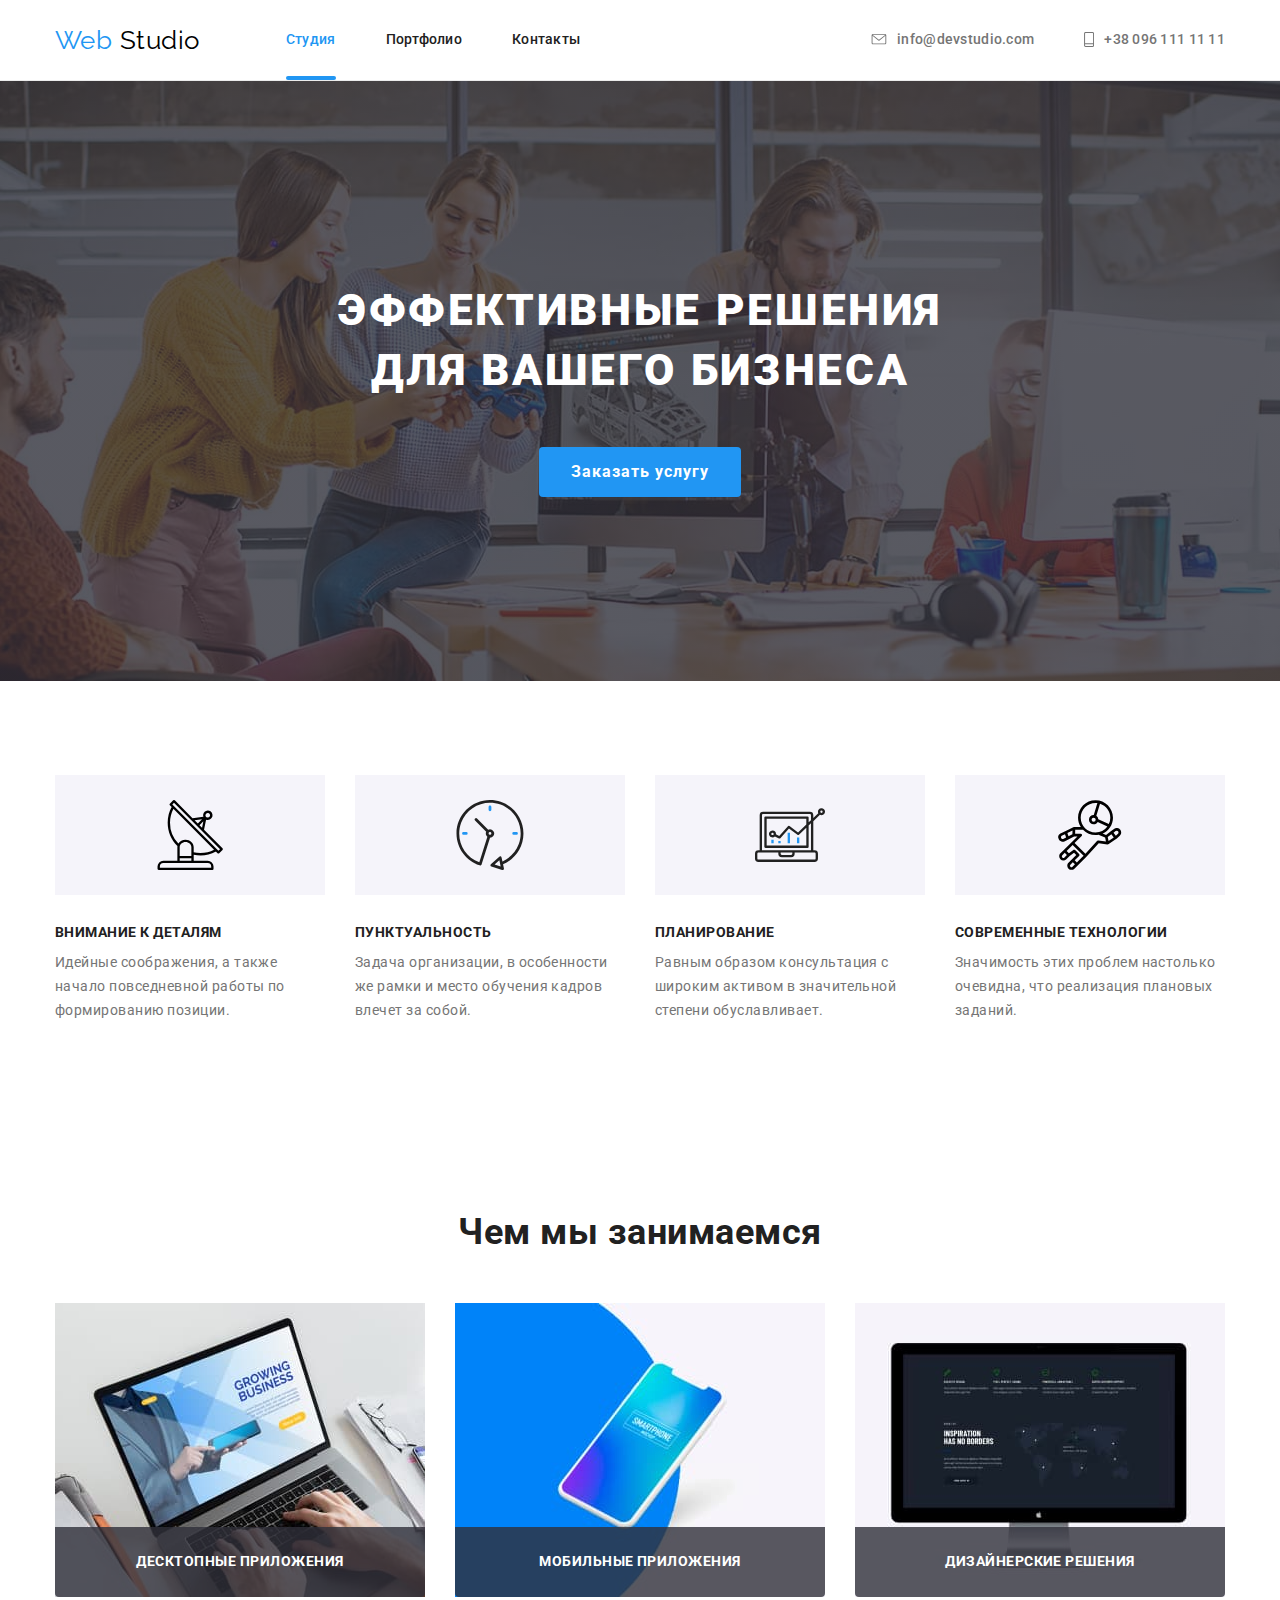
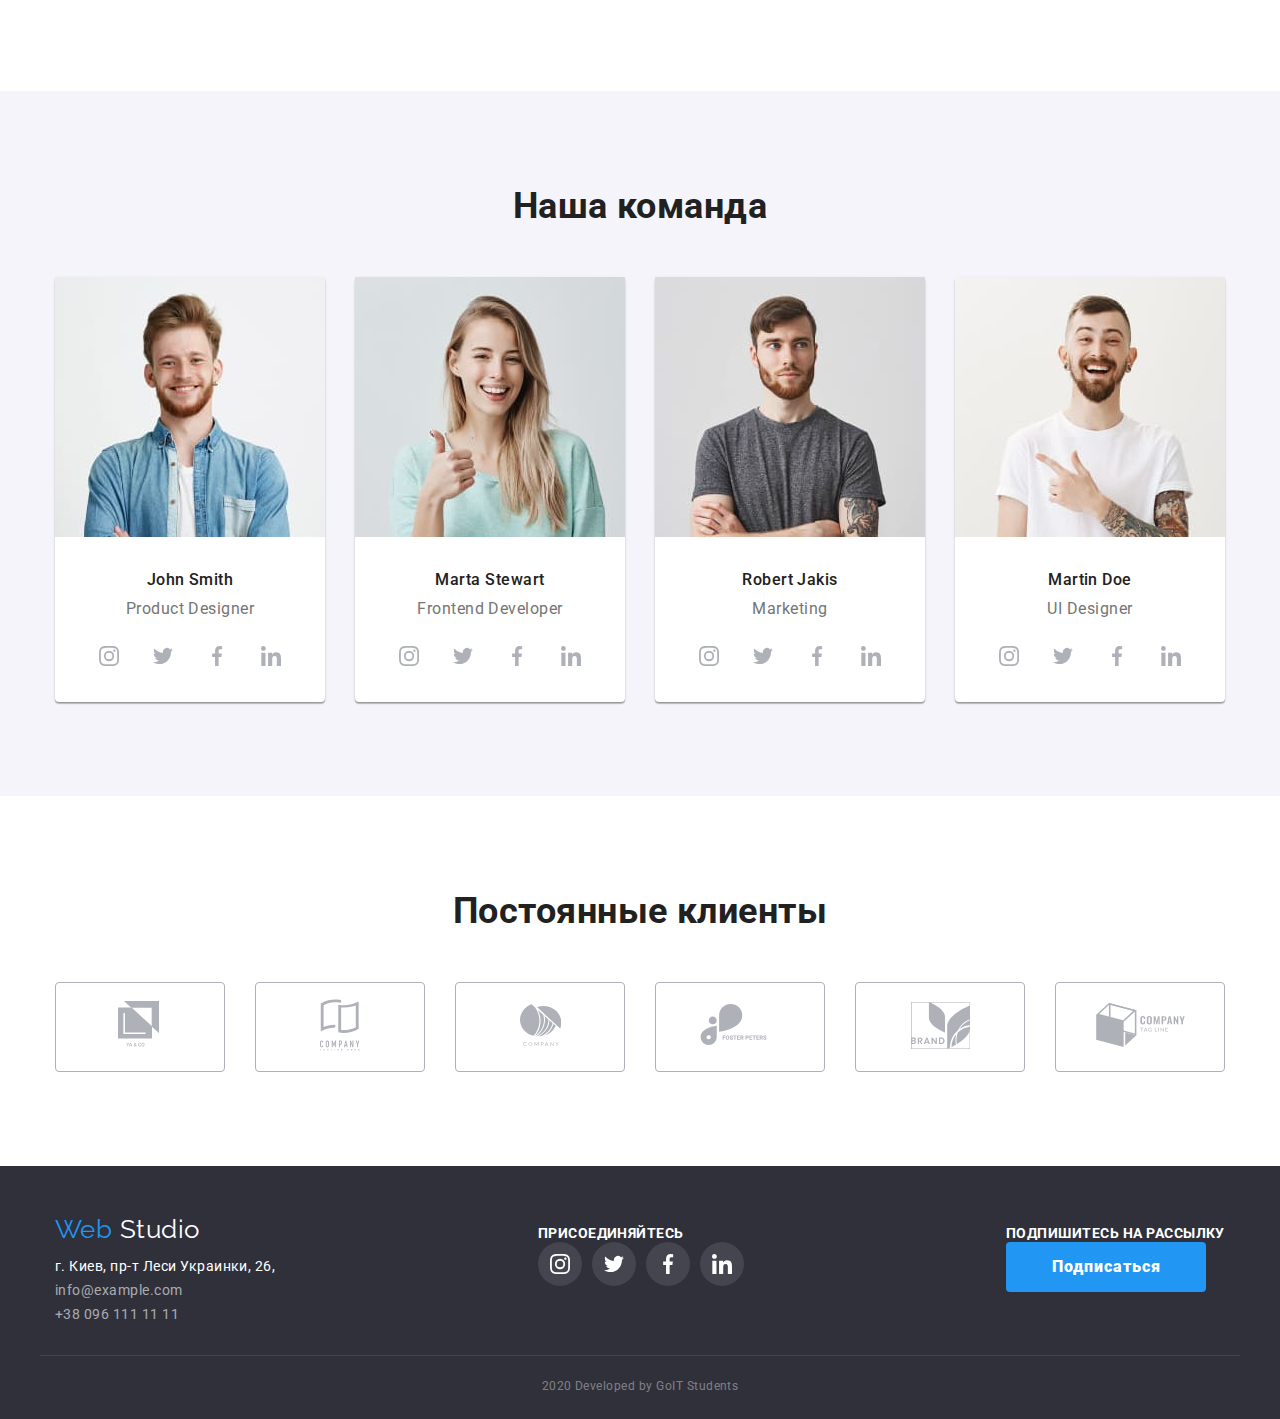
<file: index.html>
<!DOCTYPE html>
<html lang="ru">
  <head>
    <meta charset="UTF-8" />
    <meta name="viewport" content="width=device-width, initial-scale=1.0" />
    <title>Document</title>
    <link
      href="https://fonts.googleapis.com/css2?family=Raleway:wght@700&family=Roboto:wght@400;500;700&display=swap"
      rel="stylesheet"
    />
    <link
      rel="stylesheet"
      href="https://cdnjs.cloudflare.com/ajax/libs/modern-normalize/0.6.0/modern-normalize.min.css"
    />
    <link rel="stylesheet" href="./css/styles.css" />
  </head>

  <body class="page">
    <!--Шапка сайта-->
    <header class="page-header">
      <div class="header container">
        <nav class="nav-conteiner">
          <a href="index.html" lang="en" class="logo"
            >Web <span class="accent">Studio</span></a
          >

          <ul class="site-nav">
            <li class="item">
              <a href="./index.html" class="link current">Студия</a>
            </li>
            <li class="item">
              <a href="./portfolio.html" class="link">Портфолио</a>
            </li>
            <li class="item"><a href="" class="link">Контакты</a></li>
          </ul>
        </nav>

        <address class="address">
          <a href="mailto:info@devstudio.com" class="item">
            <svg class="mail-icon">
              <use href="./img/sprite.svg#Mail"></use>
            </svg>
            info@devstudio.com</a
          >
          <a href="tel:+380961111111" class="item">
            <svg class="tel-icon">
              <use href="./img/sprite.svg#Tel"></use>
            </svg>
            +38 096 111 11 11</a
          >
        </address>
      </div>
    </header>

    <main>
      <!--Герой-->
      <section class="hero">
        <div class="overley">
          <h1 class="hero-title">эффективные решения для вашего бизнеса</h1>
          <div class="hero-item">
            <a href="" class="hero-button">Заказать услугу</a>
          </div>
      </section>

      <!--Функции-->
      <div class="feature container">
        <section class="section">
          <h2 class="is-hidden">Функции</h2>

          <ul class="feature-list">
            <li class="list">
              <div class="background-icon">
                <svg width="70" height="70">
                  <use href="./img/sprite.svg#--"></use>
                </svg>
              </div>
              <h3 class="title">Внимание к деталям</h3>
              <p class="text">
                Идейные соображения, а также начало повседневной работы по
                формированию позиции.
              </p>
            </li>

            <li class="list">
              <div class="background-icon">
                <svg width="70" height="70">
                  <use href="./img/sprite.svg#1"></use>
                </svg>
              </div>
              <h3 class="title">Пунктуальность</h3>
              <p class="text">
                Задача организации, в особенности же рамки и место обучения
                кадров влечет за собой.
              </p>
            </li>

            <li class="list">
              <div class="background-icon">
                <svg width="70" height="70">
                  <use href="./img/sprite.svg#untitled"></use>
                </svg>
              </div>
              <h3 class="title">Планирование</h3>
              <p class="text">
                Равным образом консультация с широким активом в значительной
                степени обуславливает.
              </p>
            </li>

            <li class="list">
              <div class="background-icon">
                <svg width="70" height="70">
                  <use href="./img/sprite.svg#-"></use>
                </svg>
              </div>
              <h3 class="title">Современные технологии</h3>
              <p class="text">
                Значимость этих проблем настолько очевидна, что реализация
                плановых заданий.
              </p>
            </li>
          </ul>
        </section>
      </div>

      <!--Чем мы занимаемся-->
      <div class="container">
        <section class="section">
          <h2 class="section-title">Чем мы занимаемся</h2>

          <ul class="product">
            <li>
              <figure class="figure">
                <img
                  src="./img/Growing-Business.jpg"
                  alt="Десктопные приложения" class="product_img"
                />
                <figcaption class="product-list">
                  Десктопные приложения
                </figcaption>
              </figure>
            </li>

            <li>
              <figure class="figure">
                <img
                  src="./img/Mobile-applications.jpg"
                  alt="Мобильные приложения" class="product_img"
                />
                <figcaption class="product-list">
                  Мобильные приложения
                </figcaption>
              </figure>
            </li>

            <li>
              <figure class="figure">
                <img
                  src="./img/Design-solutions.jpg"
                  alt="Дизайнерские решения" class="product_img"
                />
                <figcaption class="product-list">
                  Дизайнерские решения
                </figcaption>
              </figure>
            </li>
          </ul>
        </section>
      </div>

      <!--Наша команда-->
      <section class="section team">
        <h2 class="section-title">Наша команда</h2>
        <ul lang="en" class="team-list container">
          <li class="team-list-container">
            <img src="./img/John-Smith.jpg" alt="John Smith" />
            <h3 class="title">John Smith</h3>
            <p class="job-title">Product Designer</p>
            <ul class="social-links">
              <li class="social-links_list">
                <a
                  href=""
                  aria-label="Instagram link"
                  class="social-links_item"
                >
                  <svg class="social-links_icon">
                    <use href="./img/sprite.svg#instagram"></use>
                  </svg>
                </a>
              </li>
              <li class="social-links_list">
                <a href="" aria-label="Twitter link" class="social-links_item">
                  <svg class="social-links_icon">
                    <use href="./img/sprite.svg#twitter"></use>
                  </svg>
                </a>
              </li>
              <li class="social-links_list">
                <a href="" aria-label="Facebook link" class="social-links_item">
                  <svg class="social-links_icon">
                    <use href="./img/sprite.svg#facebook"></use>
                  </svg>
                </a>
              </li>
              <li class="social-links_list">
                <a href="" aria-label="LinkedIn link" class="social-links_item">
                  <svg class="social-links_icon">
                    <use href="./img/sprite.svg#linkedin"></use>
                  </svg>
                </a>
              </li>
            </ul>
          </li>

          <li class="team-list-container">
            <img src="./img/Marta-Stewart.jpg" alt="Marta Stewart" />
            <h3 class="title">Marta Stewart</h3>
            <p class="job-title">Frontend Developer</p>
            <ul class="social-links">
              <li class="social-links_list">
                <a
                  href=""
                  aria-label="Instagram link"
                  class="social-links_item"
                >
                  <svg class="social-links_icon">
                    <use href="./img/sprite.svg#instagram"></use>
                  </svg>
                </a>
              </li>
              <li class="social-links_list">
                <a href="" aria-label="Twitter link" class="social-links_item">
                  <svg class="social-links_icon">
                    <use href="./img/sprite.svg#twitter"></use>
                  </svg>
                </a>
              </li>
              <li class="social-links_list">
                <a href="" aria-label="Facebook link" class="social-links_item">
                  <svg class="social-links_icon">
                    <use href="./img/sprite.svg#facebook"></use>
                  </svg>
                </a>
              </li>
              <li class="social-links_list">
                <a href="" aria-label="LinkedIn link" class="social-links_item">
                  <svg class="social-links_icon">
                    <use href="./img/sprite.svg#linkedin"></use>
                  </svg>
                </a>
              </li>
            </ul>
          </li>

          <li class="team-list-container">
            <img src="./img/Robert-Jakis.jpg" alt="Robert Jakis" />
            <h3 class="title">Robert Jakis</h3>
            <p class="job-title">Marketing</p>
            <ul class="social-links">
              <li class="social-links_list">
                <a
                  href=""
                  aria-label="Instagram link"
                  class="social-links_item"
                >
                  <svg class="social-links_icon">
                    <use href="./img/sprite.svg#instagram"></use>
                  </svg>
                </a>
              </li>
              <li class="social-links_list">
                <a href="" aria-label="Twitter link" class="social-links_item">
                  <svg class="social-links_icon">
                    <use href="./img/sprite.svg#twitter"></use>
                  </svg>
                </a>
              </li>
              <li class="social-links_list">
                <a href="" aria-label="Facebook link" class="social-links_item">
                  <svg class="social-links_icon">
                    <use href="./img/sprite.svg#facebook"></use>
                  </svg>
                </a>
              </li>
              <li class="social-links_list">
                <a href="" aria-label="LinkedIn link" class="social-links_item">
                  <svg class="social-links_icon">
                    <use href="./img/sprite.svg#linkedin"></use>
                  </svg>
                </a>
              </li>
            </ul>
          </li>

          <li class="team-list-container">
            <img src="./img/Martin-Doe.jpg" alt="Martin Doe" />
            <h3 class="title">Martin Doe</h3>
            <p class="job-title">UI Designer</p>
            <ul class="social-links">
              <li class="social-links_list">
                <a
                  href=""
                  aria-label="Instagram link"
                  class="social-links_item"
                >
                  <svg class="social-links_icon">
                    <use href="./img/sprite.svg#instagram"></use>
                  </svg>
                </a>
              </li>
              <li class="social-links_list">
                <a href="" aria-label="Twitter link" class="social-links_item">
                  <svg class="social-links_icon">
                    <use href="./img/sprite.svg#twitter"></use>
                  </svg>
                </a>
              </li>
              <li class="social-links_list">
                <a href="" aria-label="Facebook link" class="social-links_item">
                  <svg class="social-links_icon">
                    <use href="./img/sprite.svg#facebook"></use>
                  </svg>
                </a>
              </li>
              <li class="social-links_list">
                <a href="" aria-label="LinkedIn link" class="social-links_item">
                  <svg class="social-links_icon">
                    <use href="./img/sprite.svg#linkedin"></use>
                  </svg>
                </a>
              </li>
            </ul>
          </li>
        </ul>
      </section>

      <!--Постоянные клиенты-->
      <div class="container">
        <section class="section">
          <h2 class="section-title">Постоянные клиенты</h2>

          <ul class="list-clients">
            <li class="item">
              <a class="logo-items">
                <svg class="clients-logo1">
                  <use href="./img/sprite.svg#logo-1"></use>
                </svg>
              </a>
            </li>
            <li class="item">
              <a class="logo-items">
                <svg class="clients-logo2">
                  <use href="./img/sprite.svg#logo-2"></use>
                </svg>
              </a>
            </li>
            <li class="item">
              <a class="logo-items">
                <svg class="clients-logo3">
                  <use href="./img/sprite.svg#logo-3"></use>
                </svg>
              </a>
            </li>
            <li class="item">
              <a class="logo-items">
                <svg class="clients-logo4">
                  <use href="./img/sprite.svg#logo-4"></use>
                </svg>
              </a>
            </li>
            <li class="item">
              <a class="logo-items">
                <svg class="clients-logo5">
                  <use href="./img/sprite.svg#logo-5"></use>
                </svg>
              </a>
            </li>
            <li class="item">
              <a class="logo-items">
                <svg class="clients-logo6">
                  <use href="./img/sprite.svg#logo-6"></use>
                </svg>
              </a>
            </li>
          </ul>
        </section>
      </div>
    </main>

    <!--Футер-->
    <footer class="footer">
      <div class="container">
        <div class="address-list">
          <a class="logo">Web <span class="logo-footer">Studio</span></a>
          <address class="address-footer">
            <a class="contact">г. Киев, пр-т Леси Украинки, 26, </a><br />
            <a href="mailto:info@example.com" class="info">info@example.com</a
            ><br />
            <a href="tel:+380961111111" class="info">+38 096 111 11 11</a>
          </address>
        </div>

        <div class="action-social-links">
          <p class="action">Присоединяйтесь</p>
          <ul class="social-links">
            <li class="social-links_list">
              <a
                href=""
                aria-label="Cсылка на Instagram"
                class="social-links-footer"
              >
                <svg class="social-links_icon">
                  <use href="./img/sprite.svg#instagram"></use>
                </svg>
              </a>
            </li>
            <li class="social-links_list">
              <a
                href=""
                aria-label="Cсылка на Twitter"
                class="social-links-footer"
              >
                <svg class="social-links_icon">
                  <use href="./img/sprite.svg#twitter"></use>
                </svg>
              </a>
            </li>
            <li class="social-links_list">
              <a
                href=""
                aria-label="Cсылка на Facebook"
                class="social-links-footer"
              >
                <svg class="social-links_icon">
                  <use href="./img/sprite.svg#facebook"></use>
                </svg>
              </a>
            </li>
            <li class="social-links_list">
              <a
                href=""
                aria-label="Cсылка на LinkedIn"
                class="social-links-footer"
              >
                <svg class="social-links_icon">
                  <use href="./img/sprite.svg#linkedin"></use>
                </svg>
              </a>
            </li>
          </ul>
        </div>

        <div class="action-studio-button">
          <p class="action">Подпишитесь на рассылку</p>
          <a href="" class="studio-button">Подписаться</a>
        </div>
      </div>

      <p class="copyright">2020 Developed by GoIT Students</p>
    </footer>
  </body>
</html>
</file>
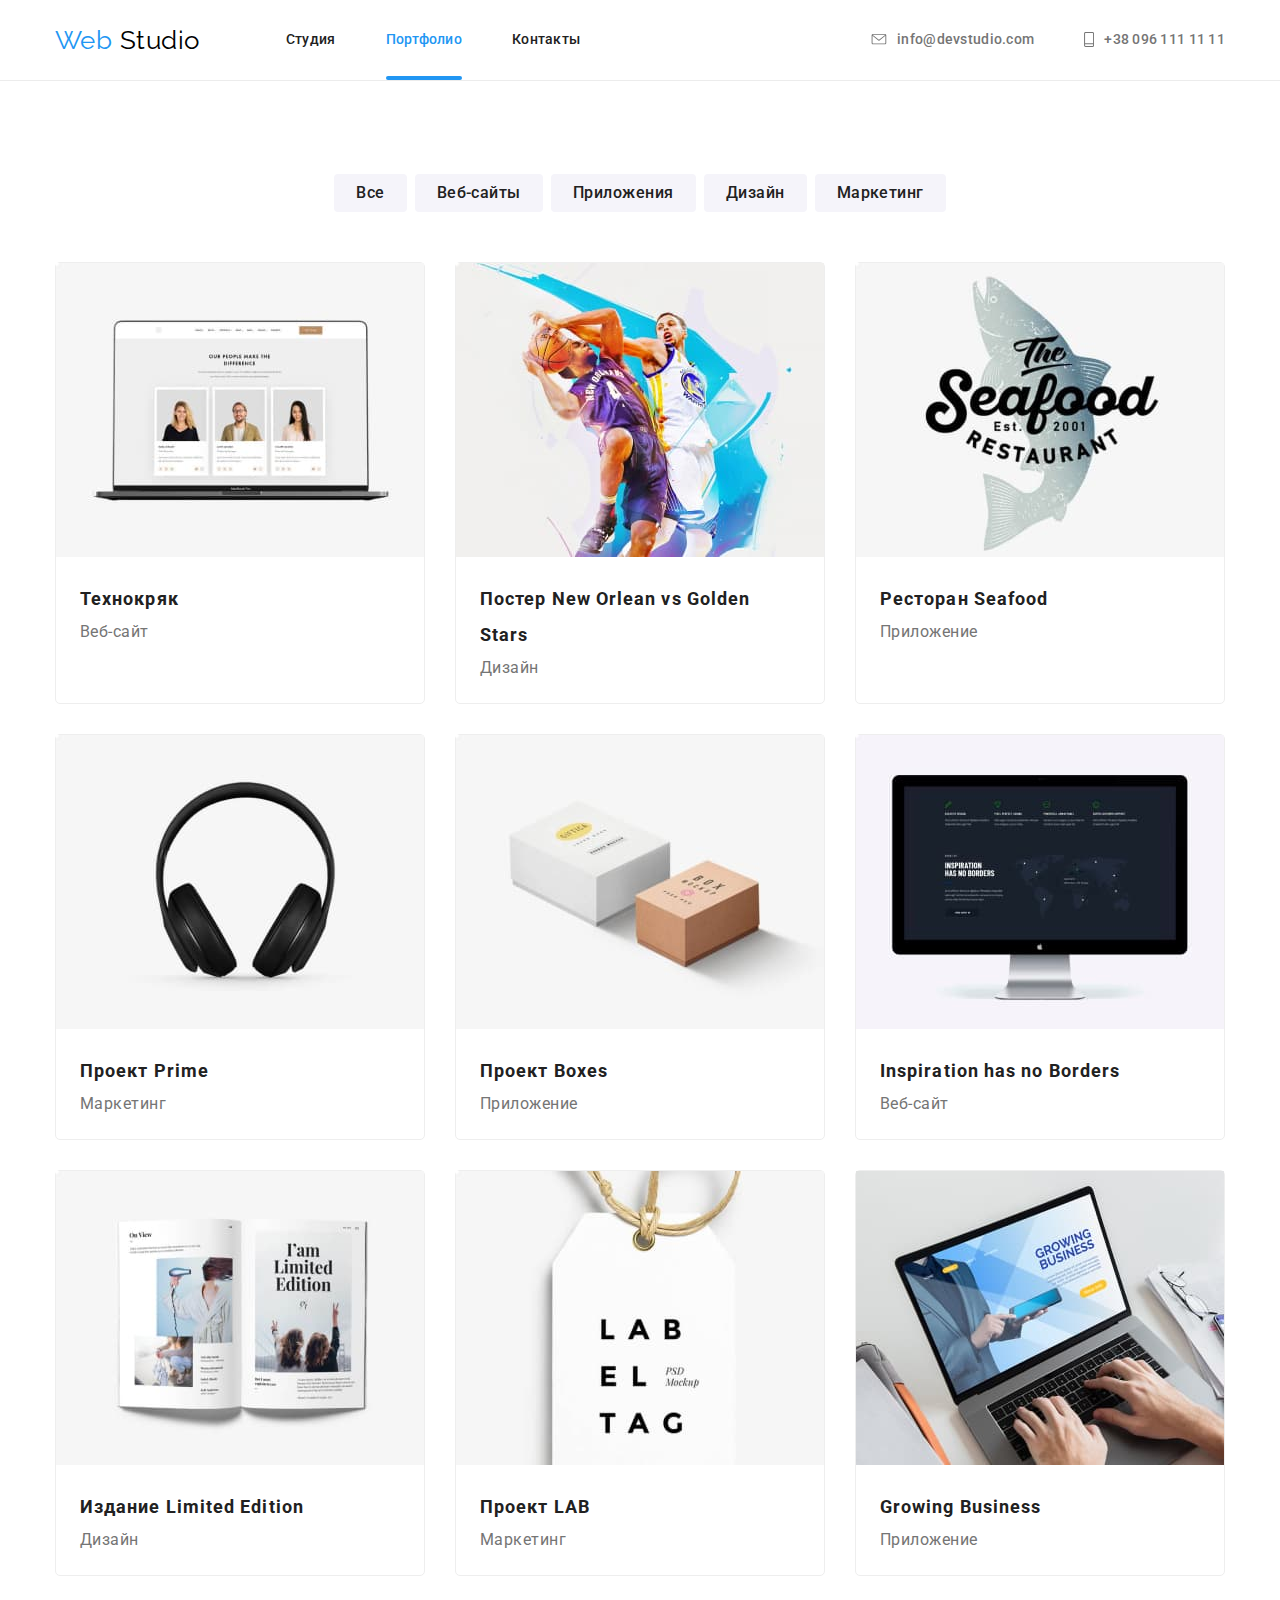
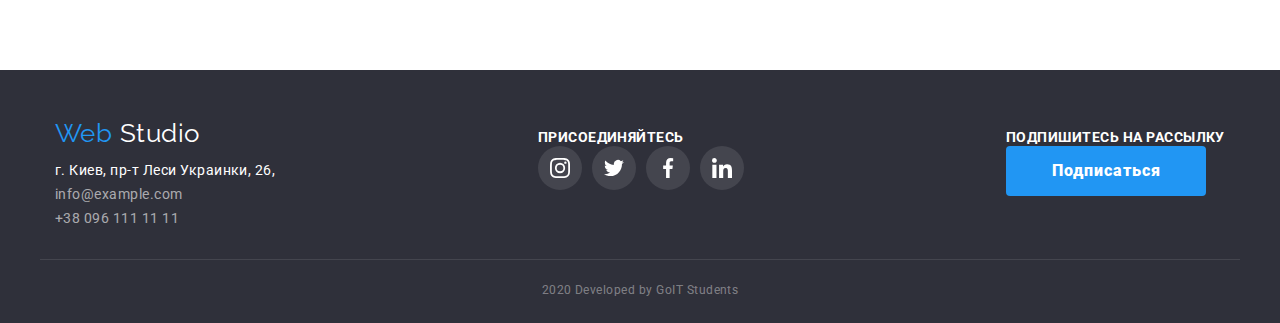
<file: portfolio.html>
<!DOCTYPE html>
<html lang="ru">
  <head>
    <meta charset="UTF-8" />
    <meta name="viewport" content="width=device-width, initial-scale=1.0" />
    <title>Document</title>
    <link
      href="https://fonts.googleapis.com/css2?family=Raleway:wght@700&family=Roboto:wght@400;500;700&display=swap"
      rel="stylesheet"
    />
    <link rel="stylesheet" href="./css/styles.css" />
  </head>

  <body class="page">
    <!--Шапка сайта-->
    <header class="page-header">
      <div class="header container">
        <nav class="nav-conteiner">
          <a href="index.html" lang="en" class="logo">Web <span class="accent">Studio</span></a>
    
          <ul class="site-nav">
            <li class="item">
              <a href="./index.html" class="link">Студия</a>
            </li>
            <li class="item">
              <a href="./portfolio.html" class="link current">Портфолио</a>
            </li>
            <li class="item"><a href="" class="link">Контакты</a></li>
          </ul>
        </nav>
    
        <address class="address">
          <a href="mailto:info@devstudio.com" class="item">
            <svg class="mail-icon">
              <use href="./img/sprite.svg#Mail"></use>
            </svg>
            info@devstudio.com</a>
          <a href="tel:+380961111111" class="item">
            <svg class="tel-icon">
              <use href="./img/sprite.svg#Tel"></use>
            </svg>
            +38 096 111 11 11</a>
        </address>
      </div>
    </header>

    <main>
      <!-- <div class="portfolio container"> -->
        <h1 class="visually-hidden">Портфолио</h1>

        <ul class="portfolio-filter container">
          <li class="filter-list"><button type="button" class="button">Все</button></li>
          <li class="filter-list"><button type="button" class="button">Веб-сайты</button></li>
          <li class="filter-list"><button type="button" class="button">Приложения</button></li>
          <li class="filter-list"><button type="button" class="button">Дизайн</button></li>
          <li class="filter-list"><button type="button" class="button">Маркетинг</button></li>
        </ul>

        <ul class="projects container">
          <li class="projects-items">
            <a class="link" href="">
              <div class="box">
                <img src="./img/Технокряк.jpg" alt="Технокряк" />
                <div class="overlay">
                <p class="text">
                  Технокряк это современная площадка распространения коронавируса.
                  Компании используют эту платформу для цифрового шпионажа и атак
                  на защищённые сервера конкурентов.
                </p>
                </div>
              </div>
              <div class="title-subtitle">
              <h2 class="title">Технокряк</h2>
              <p class="subtitle">Веб-сайт</p>
              </div>
            </a>
          </li>
          <li class="projects-items">
            <a class="link" href="">
              <div class="box">
              <img
                src="./img/Постер New Orlean vs Golden Stars.jpg"
                alt="Постер New Orlean vs Golden Stars"
              />
              <div class="overlay">
              <p class="text">
                Технокряк это современная площадка распространения коронавируса.
                Компании используют эту платформу для цифрового шпионажа и атак
                на защищённые сервера конкурентов.
              </p>
              </div>
              </div>
              <div class="title-subtitle">
              <h2 class="title">Постер New Orlean vs Golden Stars</h2>
              <p class="subtitle">Дизайн</p>
              </div>
            </a>
          </li>
          <li class="projects-items">
            <a class="link" href="">
              <div class="box">
              <img src="./img/Ресторан Seafood.jpg" alt="Ресторан Seafood" />
              <div class="overlay">
              <p class="text">
                Технокряк это современная площадка распространения коронавируса.
                Компании используют эту платформу для цифрового шпионажа и атак
                на защищённые сервера конкурентов.
              </p>
              
              </div>
              </div>
              <div class="title-subtitle">
              <h2 class="title">Ресторан Seafood</h2>
              <p class="subtitle">Приложение</p>
              </div>
            </a>
          </li>
          <li class="projects-items">
            <a class="link" href="">
              <div class="box">
              <img src="./img/Проект Prime.jpg" alt="Проект Prime" />
              <div class="overlay">
              <p class="text">
                Технокряк это современная площадка распространения коронавируса.
                Компании используют эту платформу для цифрового шпионажа и атак
                на защищённые сервера конкурентов.
              </p>
              </div>
              </div>
              <div class="title-subtitle">
              <h2 class="title">Проект Prime</h2>
              <p class="subtitle">Маркетинг</p>
              </div>
            </a>
          </li>
          <li class="projects-items">
            <a class="link" href="">
              <div class="box">
              <img src="./img/Проект Boxes.jpg" alt="Проект Boxes" />
              <div class="overlay">
              <p class="text">
                Технокряк это современная площадка распространения коронавируса.
                Компании используют эту платформу для цифрового шпионажа и атак
                на защищённые сервера конкурентов.
              </p>
              </div>
              </div>
              <div class="title-subtitle">
              <h2 class="title">Проект Boxes</h2>
              <p class="subtitle">Приложение</p>
              </div>
            </a>
          </li>
          <li class="projects-items">
            <a class="link" href="">
              <div class="box">
              <img
                src="./img/Inspiration has no Borders.jpg"
                alt="Inspiration has no Borders"
              />
              <div class="overlay">
              <p class="text">
                Технокряк это современная площадка распространения коронавируса.
                Компании используют эту платформу для цифрового шпионажа и атак
                на защищённые сервера конкурентов.
              </p>
              </div>
              </div>
              <div class="title-subtitle">
              <h2 class="title">Inspiration has no Borders</h2>
              <p class="subtitle">Веб-сайт</p>
              </div>
            </a>
          </li>
          <li class="projects-items">
            <a class="link" href="">
              <div class="box">
              <img
                src="./img/Издание Limited Edition.jpg"
                alt="Издание Limited Edition"
              />
              <div class="overlay">
              <p class="text">
                Технокряк это современная площадка распространения коронавируса.
                Компании используют эту платформу для цифрового шпионажа и атак
                на защищённые сервера конкурентов.
              </p>
              </div>
              </div>
              <div class="title-subtitle">
              <h2 class="title">Издание Limited Edition</h2>
              <p class="subtitle">Дизайн</p>
              </div>
            </a>
          </li>
          <li class="projects-items">
            <a class="link" href="">
              <div class="box">
              <img src="./img/Проект LAB.jpg" alt="Проект LAB" />
              <div class="overlay">
              <p class="text">
                Технокряк это современная площадка распространения коронавируса.
                Компании используют эту платформу для цифрового шпионажа и атак
                на защищённые сервера конкурентов.
              </p>
              </div>
              </div>
              <div class="title-subtitle">
              <h2 class="title">Проект LAB</h2>
              <p class="subtitle">Маркетинг</p>
              </div>
            </a>
          </li>
          <li class="projects-items">
            <a class="link" href="">
              <div class="box">
              <img src="./img/Growing-Business.jpg" alt="Growing Business" />
              <div class="overlay">
              <p class="text">
                Технокряк это современная площадка распространения коронавируса.
                Компании используют эту платформу для цифрового шпионажа и атак
                на защищённые сервера конкурентов.
              </p>
              </div>
              </div>
              <div class="title-subtitle">
              <h2 class="title">Growing Business</h2>
              <p class="subtitle">Приложение</p>
              </div>
            </a>
          </li>
        </ul>
      </div>
    </main>

    <!--Футер-->
    <footer class="footer">
      <div class="container">
        <div class="address-list">
          <a class="logo">Web <span class="logo-footer">Studio</span></a>
          <address class="address-footer">
            <a class="contact">г. Киев, пр-т Леси Украинки, 26, </a><br />
            <a href="mailto:info@example.com" class="info">info@example.com</a><br />
            <a href="tel:+380961111111" class="info">+38 096 111 11 11</a>
          </address>
        </div>
    
        <div class="action-social-links">
          <p class="action">Присоединяйтесь</p>
          <ul class="social-links">
            <li class="social-links_list">
              <a href="" aria-label="Cсылка на Instagram" class="social-links-footer">
                <svg class="social-links_icon">
                  <use href="./img/sprite.svg#instagram"></use>
                </svg>
              </a>
            </li>
            <li class="social-links_list">
              <a href="" aria-label="Cсылка на Twitter" class="social-links-footer">
                <svg class="social-links_icon">
                  <use href="./img/sprite.svg#twitter"></use>
                </svg>
              </a>
            </li>
            <li class="social-links_list">
              <a href="" aria-label="Cсылка на Facebook" class="social-links-footer">
                <svg class="social-links_icon">
                  <use href="./img/sprite.svg#facebook"></use>
                </svg>
              </a>
            </li>
            <li class="social-links_list">
              <a href="" aria-label="Cсылка на LinkedIn" class="social-links-footer">
                <svg class="social-links_icon">
                  <use href="./img/sprite.svg#linkedin"></use>
                </svg>
              </a>
            </li>
          </ul>
        </div>
    
        <div class="action-studio-button">
          <p class="action">Подпишитесь на рассылку</p>
          <a href="" class="studio-button">Подписаться</a>
        </div>
      </div>
    
      <p class="copyright">2020 Developed by GoIT Students</p>
    </footer>
  </body>
</html>
</file>
<file: css/styles.css>
/* Стили для index.html */

/* основной цвет фона #FFFFFF */
/* вторичный цвет фона #F5F4FA */
/* цвет основного текста #757575 */
/* вторичный цвет текста #212121 */
/* белый #FFFFFF */
/* акцент #2196F3 */

/* по умолчанию */
/* fon-style: normal */
/* fon-weight: 400 для p, 700 для h*/

.page {
  color: #757575;
  background-color: #ffffff;
  font-family: Roboto, sans-serif;
  letter-spacing: 0.03em;
}

*,
::after,
::before {
  box-sizing: border-box;
  margin: 0;
  padding: 0;
}

.visually-hidden {
  position: absolute;
  clip: rect(0 0 0 0);
  width: 1px;
  height: 1px;
  margin: -1px;
}

.nav-conteiner {
  display: flex;
  align-items: center;
}
.container {
  margin-left: auto;
  margin-right: auto;
  width: 1200px;
  padding-left: 15px;
  padding-right: 15px;
}

.header {
  display: flex;
  align-items: center;
  justify-content: space-between;
  height: 80px;
}

.page-header {
  border-bottom: 1px solid #ececec;
}
ul {
  list-style: none;
}

/* Logo */

.logo {
  color: #2196f3;
  font-family: Raleway, cursive;
  font-size: 26px;
  line-height: 1.19;
  text-decoration: none;
}

.logo .accent {
  color: #000000;
}

/* Site-nav */
.site-nav .link {
  position: relative;
  display: block;
  padding-top: 32px;
  padding-bottom: 32px;
  font-weight: 500;
  transition: color 250ms cubic-bezier(0.4, 0, 0.2, 1);
  color: #212121;
  font-weight: 500;
  font-size: 14px;
  line-height: 1.14;
  letter-spacing: 0.02em;
  text-decoration: none;
}

.site-nav .link:hover,
.site-nav .link:focus {
  color: #2196f3;
}

.site-nav .link.current {
  color: #2196f3;
}

.site-nav {
  display: flex;
  margin-left: 86px;
}

.site-nav .item:not(:last-child) {
  margin-right: 50px;
}
/* address */
.address {
  display: flex;
  margin-left: auto;
}

.address .item + .item {
  margin-left: 50px;
}
.address .item {
  display: flex;
  align-items: center;
  color: #757575;
  text-decoration: none;
  font-style: normal;
  font-weight: 500;
  font-size: 14px;
  line-height: 1.14;
  letter-spacing: 0.02em;
}

.address .item:hover,
address .item:focus {
  color: #2196f3;
  transition: color 250ms cubic-bezier(0.4, 0, 0.2, 1);
}

/* Hero */

.hero-title {
  margin-top: 0px;
  margin-bottom: 46px;
  padding-top: 200px;
  width: 646px;
  margin-left: auto;
  margin-right: auto;
  color: #ffffff;

  font-weight: 900;
  font-size: 44px;
  line-height: 1.36;
  letter-spacing: 0.06em;
  text-transform: uppercase;
  align-content: center;
}

.hero-button {
  display: inline-block;
  border-radius: 4px;
  padding: 10px 32px;
  min-width: 200px;

  color: #ffffff;
  background-color: #2196f3;

  font-weight: 700;
  font-size: 16px;
  line-height: 1.87;
  letter-spacing: 0.06em;
  text-align: center;
  text-decoration: none;
}
.hero {
  text-align: center;
  padding-top: 0;
  padding-bottom: 0;
}

/* Section */
.section {
  padding-top: 94px;
  padding-bottom: 94px;
}
.section-title {
  margin-top: 0;
  color: #212121;
  font-weight: 700;
  font-size: 36px;
  line-height: 1.17;
  text-align: center;
  margin-bottom: 50px;
}

/* Features */
.is-hidden {
  display: none;
}
.feature-list .title {
  margin-top: 0;
  margin-bottom: 10px;

  color: #212121;
  font-weight: 700;
  font-size: 14px;
  line-height: 1.14;
  text-transform: uppercase;
}

.feature-list .text {
  margin-top: 0;
  margin-bottom: 0;

  font-size: 14px;
  line-height: 1.71;
}

.feature-list {
  display: flex;
  justify-content: center;
}
.feature-list .list:not(:last-child) {
  margin-right: 30px;
}
/* Product */

.product_img {
  display: block;
}

.figure {
  position: relative;
  margin: 0;
}
.product .product-list {
  position: absolute;
  width: 100%;
  height: 70px;
  bottom: 0;
  margin: 0;
  padding: 27px;
  background: rgba(47, 48, 58, 0.8);
  border-radius: 0px 0px 4px 4px;
  font-weight: 700;
  font-size: 14px;
  line-height: 1.14;
  text-align: center;
  text-transform: uppercase;
  color: #ffffff;
}

.product {
  display: flex;
  justify-content: space-between;
  padding-left: 0;
}

/* Team */
.team-list .title {
  margin-top: 30px;
  margin-bottom: 10px;
  color: #212121;
}

.team {
  background: #f5f4fa;
}

.team-list {
  display: flex;
  justify-content: center;
  text-align: center;
}

.team-list-container .title {
  font-weight: 500;
  font-size: 16px;
  line-height: 1.16;
  text-align: center;
}
.team-list-container {
  border-radius: 4px;
  padding-bottom: 24px;

  box-shadow: 0px 2px 1px rgba(0, 0, 0, 0.2), 0px 1px 1px rgba(0, 0, 0, 0.14),
    0px 1px 3px rgba(0, 0, 0, 0.12);
  background-color: #ffffff;
}
.team-list-container:not(:last-child) {
  margin-right: 30px;
}

.team-list-container:hover,
.team-list-container:focus {
  box-shadow: 1px 4px 6px rgba(0, 0, 0, 0.16), 0px 4px 4px rgba(0, 0, 0, 0.06),
    0px 1px 1px rgba(0, 0, 0, 0.12);
  cursor: pointer;
  transition: box-shadow 250ms cubic-bezier(0.4, 0, 0.2, 1);
}

.team-list-container .social-links {
  display: flex;
}
.job-title {
  margin-top: 0;
  margin-bottom: 16px;
}
/* Clients */
.section .list-clients {
  display: flex;
  justify-content: center;
  margin: 0;
  padding: 0;
}

.list-clients .item:not(:last-child) {
  display: flex;
  justify-content: center;
  margin-right: 30px;
  width: 170px;
  height: 90px;
}

.list-clients .item {
  display: flex;
  justify-content: center;
  align-items: center;
  border: 1px solid #afb1b8;
  border-radius: 4px;
  width: 170px;
  height: 90px;
  cursor: pointer;
  color: #afb1b8;
}

.list-clients .item:hover,
.list-clients .item:focus {
  border: 1px solid #2196f3;
  color: #2196f3;
  transition: color 250ms cubic-bezier(0.4, 0, 0.2, 1);
}

/* Футер */
.contact {
  font-style: normal;
  font-weight: 400;
  font-size: 14px;
  line-height: 1.71;
  color: #ffffff;
}

.info {
  font-style: normal;
  font-weight: 400;
  font-size: 14px;
  line-height: 1.71;
  color: rgba(255, 255, 255, 0.6);
  text-decoration: none;
}

.studio-button {
  display: inline-block;
  border-radius: 4px;
  padding: 10px 45px 10px 46px;
  min-width: 109px;

  background-color: #2196f3;
  color: #ffffff;

  font-weight: 900;
  font-size: 16px;
  line-height: 1.87;
  text-align: center;
  letter-spacing: 0.06em;
  text-decoration: none;
}

.action {
  font-weight: 700;
  font-size: 14px;
  line-height: 1.14;
  text-transform: uppercase;
  color: #ffffff;
}

.footer {
  background-color: #2f303a;
}

.copyright {
  padding-top: 18px;
  padding-bottom: 21px;
  margin-top: 0;
  margin-bottom: 0;

  font-style: normal;
  font-weight: 400;
  font-size: 12px;
  line-height: 2;
  text-align: center;
  color: rgba(255, 255, 255, 0.4);
}
.logo-footer {
  color: #ffffff;
}
.footer .container {
  display: flex;
  padding-bottom: 28px;
  padding-top: 48px;

  justify-content: space-between;
  align-items: baseline;
  border-bottom: 1px solid rgba(255, 255, 255, 0.1);
}

.address-footer .contact {
  margin-bottom: 9px;
}

.social-links {
  display: flex;
  padding-left: 0;
  margin-top: 0;
  margin-bottom: 0;
  align-items: center;
  justify-content: center;
}

.footer .logo {
  display: block;
  margin-bottom: 10px;
}

/* Стили для portfolio.html */

/* основной цвет фона #FFFFFF */
/* вторичный цвет фона #F5F4FA */
/* цвет основного текста #212121 */
/* вторичный цвет текста #757575 */

.portfolio-filter .button {
  /* margin-right: 8px; */
  color: #212121;
  padding: 6px 22px;
  letter-spacing: 0.03em;
  border: transparent;
  border-radius: 4px;
  background: #f5f4fa;
}
.filter-list:not(:last-child) {
  margin-right: 8px;
}

.portfolio-filter .button:hover,
.portfolio-filter .button:focus {
  color: #ffffff;
  background-color: #2196f3;
  cursor: pointer;
  transition: background-color 250ms cubic-bezier(0.4, 0, 0.2, 1);
}

button {
  font-family: inherit;
  font-weight: 500;
  font-size: 16px;
  line-height: 1.63;
  text-align: center;
}

.projects .title {
  margin-top: 0;
  font-weight: 700;
  font-size: 18px;
  line-height: 2;
  letter-spacing: 0.06em;
  color: #212121;
}

.projects .link {
  text-decoration: none;
}

.projects .subtitle {
  margin-bottom: 0;
  font-weight: 400;
  font-size: 16px;
  line-height: 1.87;
  color: #757575;
}
.title-subtitle {
  padding: 20px 24px;
}
.projects .text {
  font-weight: 400;
  font-size: 18px;
  line-height: 1.56;
  /* color: #ffffff; */
}

.projects {
  display: flex;
  flex-wrap: wrap;
  margin-top: 0;
  margin-bottom: 94px;
}

.projects-items {
  width: 370px;
  border: 1px solid #eeeeee;
  border-radius: 5px;
}

.projects-items:not(:nth-child(3n)) {
  margin-right: 30px;
}

.projects-items:not(:nth-last-child(-n + 3)) {
  margin-bottom: 30px;
}

.projects-items:hover,
.projects-items:focus {
  box-shadow: 1px 4px 6px rgba(0, 0, 0, 0.16), 0px 4px 4px rgba(0, 0, 0, 0.06),
    0px 1px 1px rgba(0, 0, 0, 0.12);
  cursor: pointer;
  transition: box-shadow 250ms cubic-bezier(0.4, 0, 0.2, 1);
}

.portfolio-filter {
  display: flex;
  justify-content: center;
  margin-bottom: 50px;
  margin-top: 93px;
}

/* Оформление иконок */

/* Шапка */
.mail-icon {
  width: 16px;
  height: 11px;
  margin-right: 10px;
  fill: currentColor;
}

.tel-icon {
  width: 10px;
  height: 15px;
  margin-right: 10px;
  fill: currentColor;
}

/* Hero */

.hero > .overley {
  height: 600px;
  max-width: 1600px;
  margin-left: auto;
  margin-right: auto;
  background-color: #757575;
  background-image: linear-gradient(
      to right,
      rgba(47, 48, 58, 0.8),
      rgba(47, 48, 58, 0.8)
    ),
    url(../img/Header.jpg);
  background-repeat: no-repeat;
  background-position: center;
  background-size: cover;
}

/* Функции */

.feature .background-icon {
  display: flex;
  justify-content: center;
  align-items: center;
  width: 270px;
  margin-bottom: 30px;
  height: 120px;
  background-color: #f5f4fa;
}

/* Команда */
.social-links_icon {
  width: 20px;
  height: 20px;
  fill: currentColor;
}

.social-links_item {
  display: flex;
  justify-content: center;
  align-items: center;
  border-radius: 50%;
  width: 44px;
  height: 44px;
  color: #afb1b8;
}

.social-links_item:hover,
.social-links_item:focus {
  color: white;
  background-color: #2196f3;
  transition: color 250ms cubic-bezier(0.4, 0, 0.2, 1),
    background-color 250ms cubic-bezier(0.4, 0, 0.2, 1);
}

.social-links_list:not(:last-child) {
  margin-right: 10px;
}

/* Клиенты */

.clients-logo1 {
  width: 45px;
  height: 50px;
  fill: currentColor;
  cursor: pointer;
}
.clients-logo2 {
  width: 40px;
  height: 52px;
  fill: currentColor;
  cursor: pointer;
}
.clients-logo3 {
  width: 41px;
  height: 43px;
  fill: currentColor;
  cursor: pointer;
}
.clients-logo4 {
  width: 80px;
  height: 42px;
  fill: currentColor;
  cursor: pointer;
}
.clients-logo5 {
  width: 59px;
  height: 47px;
  fill: currentColor;
  cursor: pointer;
}
.clients-logo6 {
  width: 89px;
  height: 45px;
  fill: currentColor;
  cursor: pointer;
}

/* Футер */
.social-links-footer {
  display: flex;
  justify-content: center;
  align-items: center;
  border-radius: 50%;
  width: 44px;
  height: 44px;
  color: white;
  background: rgba(255, 255, 255, 0.1);
}

.social-links-footer:hover,
.social-links-footer:focus {
  background-color: #2196f3;
  transition: background-color 250ms cubic-bezier(0.4, 0, 0.2, 1);
}

.site-nav .link.current::after {
  opacity: 1;
}
.site-nav .link::after {
  content: "";
  position: absolute;
  left: 0;
  bottom: 0;
  display: block;
  width: 100%;
  height: 4px;
  background-color: #2196f3;
  border-radius: 2px;
  opacity: 0;
  transition: opacity 250ms cubic-bezier(0.4, 0, 0.2, 1);
}

.box {
  overflow: hidden;
  position: relative;
}

.overlay .text {
  top: 0;
  padding: 63px 24px;
  margin: 0;
  background-color: rgba(33, 150, 243, 0.9);
  transition: transform 250ms cubic-bezier(0.4, 0, 0.2, 1);

  width: 100%;
  height: 100%;
  font-size: 18px;
  line-height: 1.5;
  letter-spacing: 0.03em;
  color: #ffffff;
}
.overlay {
  position: absolute;
  top: 0;
  left: 0;
  width: 100%;
  height: 100%;
  transform: translateY(100%);
  transition: transform 250ms cubic-bezier(0.4, 0, 0.2, 1);
}
.link:hover .overlay,
.link:focus .overlay {
  transform: translateY(0);
}
</file>
